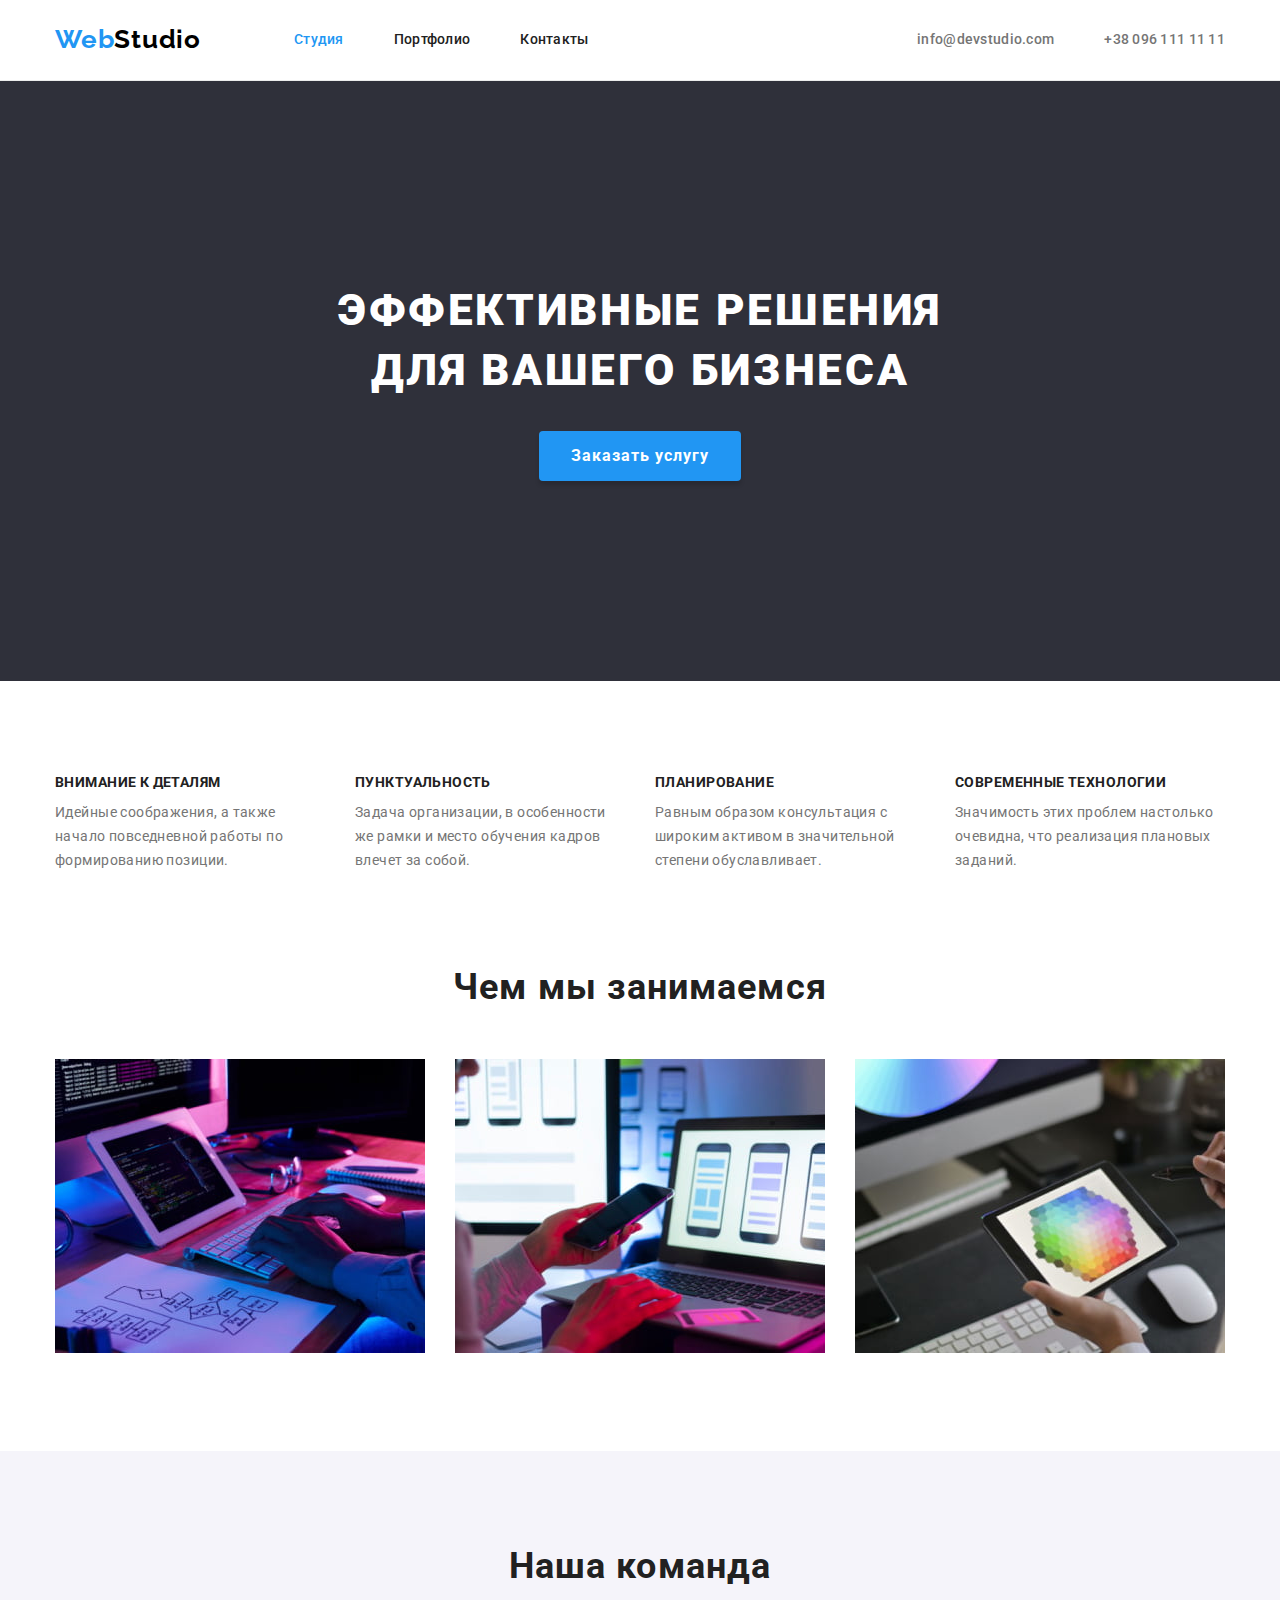
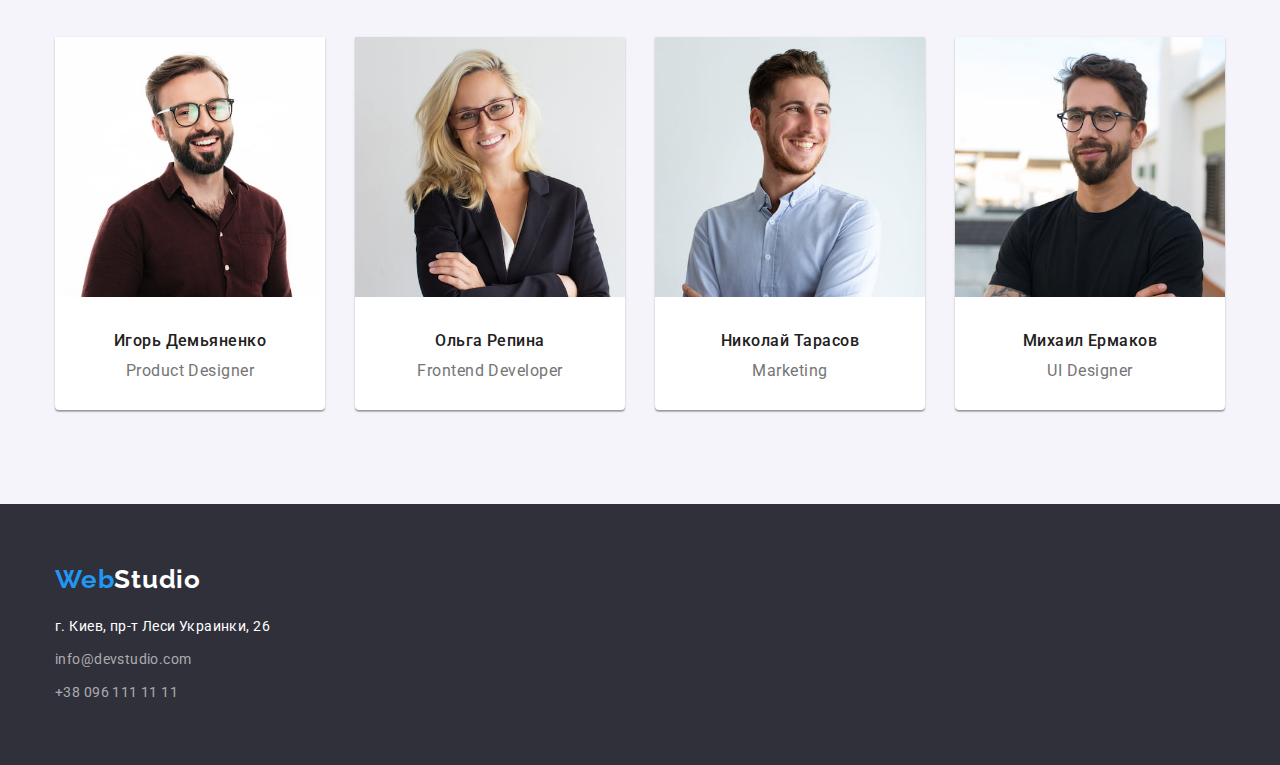
<file: index.html>
<!DOCTYPE html>
<html lang="ru">
  <head>
    <meta charset="UTF-8" />
    <meta http-equiv="X-UA-Compatible" content="IE=edge" />
    <meta name="viewport" content="width=device-width, initial-scale=1.0" />
    <title>Студия</title>
    <!-- <link rel="preconnect" href="https://fonts.googleapis.com" />
    <link rel="preconnect" href="https://fonts.gstatic.com" crossorigin /> -->
    <link
      href="https://fonts.googleapis.com/css2?family=Raleway:wght@700&family=Roboto:wght@400;500;700;900&display=swap"
      rel="stylesheet"
    />
    <link
      rel="stylesheet"
      href="https://cdnjs.cloudflare.com/ajax/libs/modern-normalize/1.1.0/modern-normalize.min.css"
    />
    <link rel="stylesheet" href="./css/styles.css" />
  </head>
  <body>
    <!-- Хедер -->
    <header class="header">
      <div class="container">
        <nav class="nav">
          <a href="./index.html" class="logo"><span class="logo-accent">Web</span>Studio</a>
          <ul class="nav-list list">
            <li class="item"><a href="./index.html" class="link current">Студия</a></li>
            <li class="item"><a href="./portfolio.html" class="link">Портфолио</a></li>
            <li class="item"><a href="./contacts.html" class="link">Контакты</a></li>
          </ul>
        </nav>
        <ul class="contact-list list">
          <li class="item">
            <a href="mailto:info@devstudio.com" class="link">info@devstudio.com</a>
          </li>
          <li class="item">
            <a href="tel:+380961111111" class="link">+38 096 111 11 11</a>
          </li>
        </ul>
      </div>
    </header>

    <main>
      <!-- Герой -->
      <section class="hero">
        <div class="container">
          <h1 class="hero-title">Эффективные решения<br />для вашего бизнеса</h1>
          <button type="button" class="hero-button">Заказать услугу</button>
        </div>
      </section>

      <!-- Особенности -->
      <section class="section no-bottom-padding">
        <div class="container">
          <h2 class="visually-hidden">Наши особенности</h2>
          <ul class="features list">
            <li class="feature-item">
              <h3 class="feature-title">Внимание к деталям</h3>
              <p class="feature-text">
                Идейные соображения, а также начало повседневной работы по формированию позиции.
              </p>
            </li>
            <li class="feature-item">
              <h3 class="feature-title">Пунктуальность</h3>
              <p class="feature-text">
                Задача организации, в особенности же рамки и место обучения кадров влечет за собой.
              </p>
            </li>
            <li class="feature-item">
              <h3 class="feature-title">Планирование</h3>
              <p class="feature-text">
                Равным образом консультация с широким активом в значительной степени обуславливает.
              </p>
            </li>
            <li class="feature-item">
              <h3 class="feature-title">Современные технологии</h3>
              <p class="feature-text">Значимость этих проблем настолько очевидна, что реализация плановых заданий.</p>
            </li>
          </ul>
        </div>
      </section>

      <!-- Чем мы занимаемся -->
      <section class="section">
        <div class="container">
          <h2 class="section-title">Чем мы занимаемся</h2>
          <ul class="list area-list">
            <li class="item">
              <img src="./images/illustration-1.jpg" alt="Веб дизайн для ПК и планшета" width="370" height="294" />
            </li>
            <li class="item">
              <img src="./images/illustration-2.jpg" alt="Веб дизайн под смартфон" width="370" height="294" />
            </li>
            <li class="item">
              <img src="./images/illustration-3.jpg" alt="Подбор цветовой палитры" width="370" height="294" />
            </li>
          </ul>
        </div>
      </section>

      <!-- Наша команда -->
      <section class="section team-section">
        <div class="container">
          <h2 class="section-title">Наша команда</h2>
          <ul class="list member-list">
            <li class="member-item">
              <img src="./images/igor-demyanenko.jpg" alt="Фотография Игоря Демьяненко" width="270" height="260" />
              <div class="member-item-container">
                <h3 class="member-title">Игорь Демьяненко</h3>
                <p lang="en" class="member-description">Product Designer</p>
              </div>
            </li>
            <li class="member-item">
              <img src="./images/olga-repina.jpg" alt="Фотография Ольги Репиной" width="270" height="260" />
              <div class="member-item-container">
                <h3 class="member-title">Ольга Репина</h3>
                <p lang="en" class="member-description">Frontend Developer</p>
              </div>
            </li>
            <li class="member-item">
              <img src="./images/nikolay-tarasov.jpg" alt="Фотография Николая Тарасова" width="270" height="260" />
              <div class="member-item-container">
                <h3 class="member-title">Николай Тарасов</h3>
                <p lang="en" class="member-description">Marketing</p>
              </div>
            </li>
            <li class="member-item">
              <img src="./images/mihail-ermakov.jpg" alt="Фотография Михаила Ермакова" width="270" height="260" />
              <div class="member-item-container">
                <h3 class="member-title">Михаил Ермаков</h3>
                <p lang="en" class="member-description">UI Designer</p>
              </div>
            </li>
          </ul>
        </div>
      </section>
    </main>

    <!-- Подвал -->
    <footer class="footer">
      <div class="container">
        <a href="./index.html" class="logo inverse link"> <span class="logo-accent">Web</span>Studio </a>
        <!-- Адрес -->
        <address class="address">
          <p class="address-location">г. Киев, пр-т Леси Украинки, 26</p>
          <ul class="address-contacts list">
            <li>
              <a href="mailto:info@devstudio.com" class="link">info@devstudio.com</a>
            </li>
            <li>
              <a href="tel:+380961111111" class="link">+38 096 111 11 11</a>
            </li>
          </ul>
        </address>
      </div>
    </footer>
  </body>
</html>
</file>
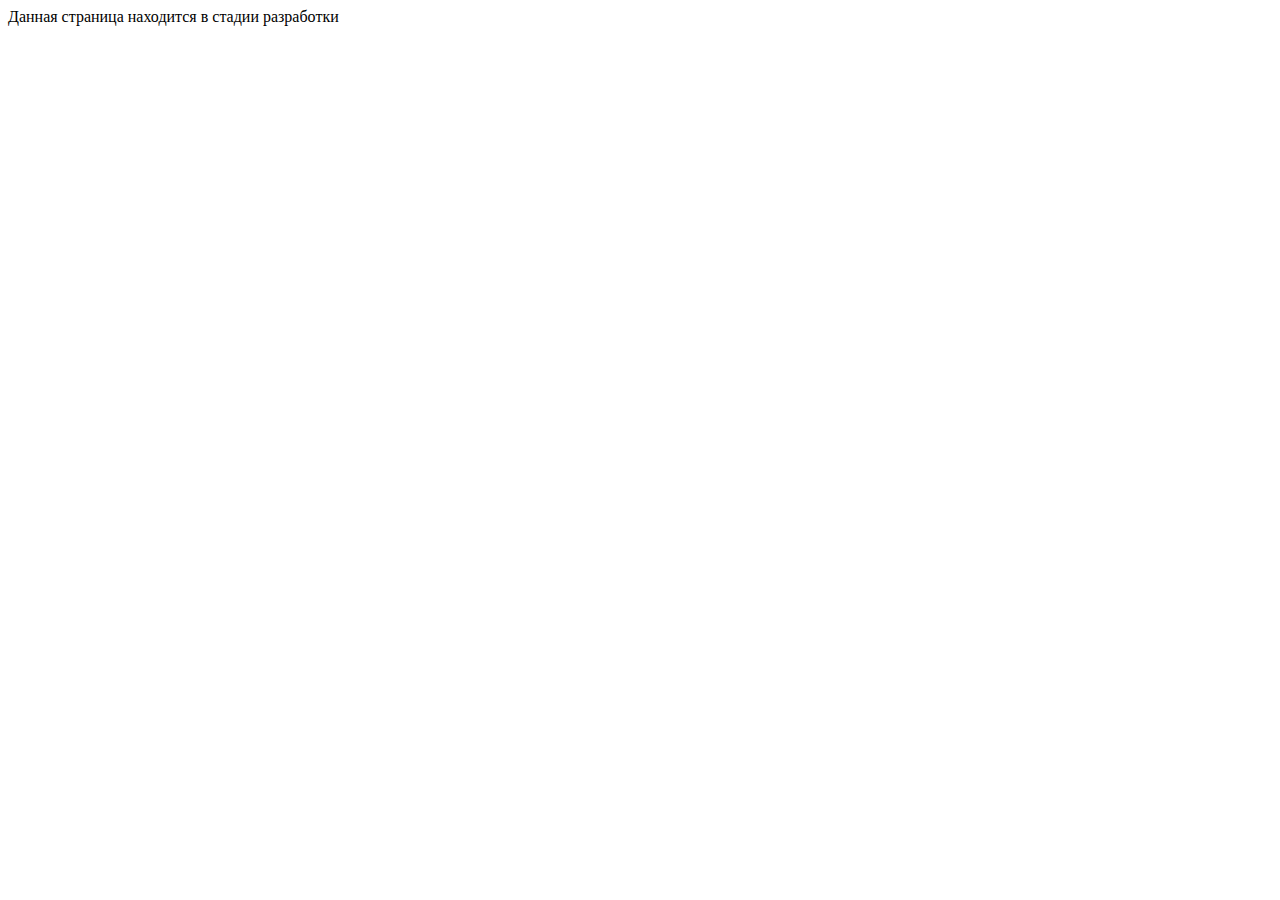
<file: contacts.html>
<!DOCTYPE html>
<html lang="ru">
  <head>
    <meta charset="UTF-8" />
    <meta http-equiv="X-UA-Compatible" content="IE=edge" />
    <meta name="viewport" content="width=device-width, initial-scale=1.0" />
    <title>Контакты</title>
  </head>
  <body>
    Данная страница находится в стадии разработки
  </body>
</html>
</file>
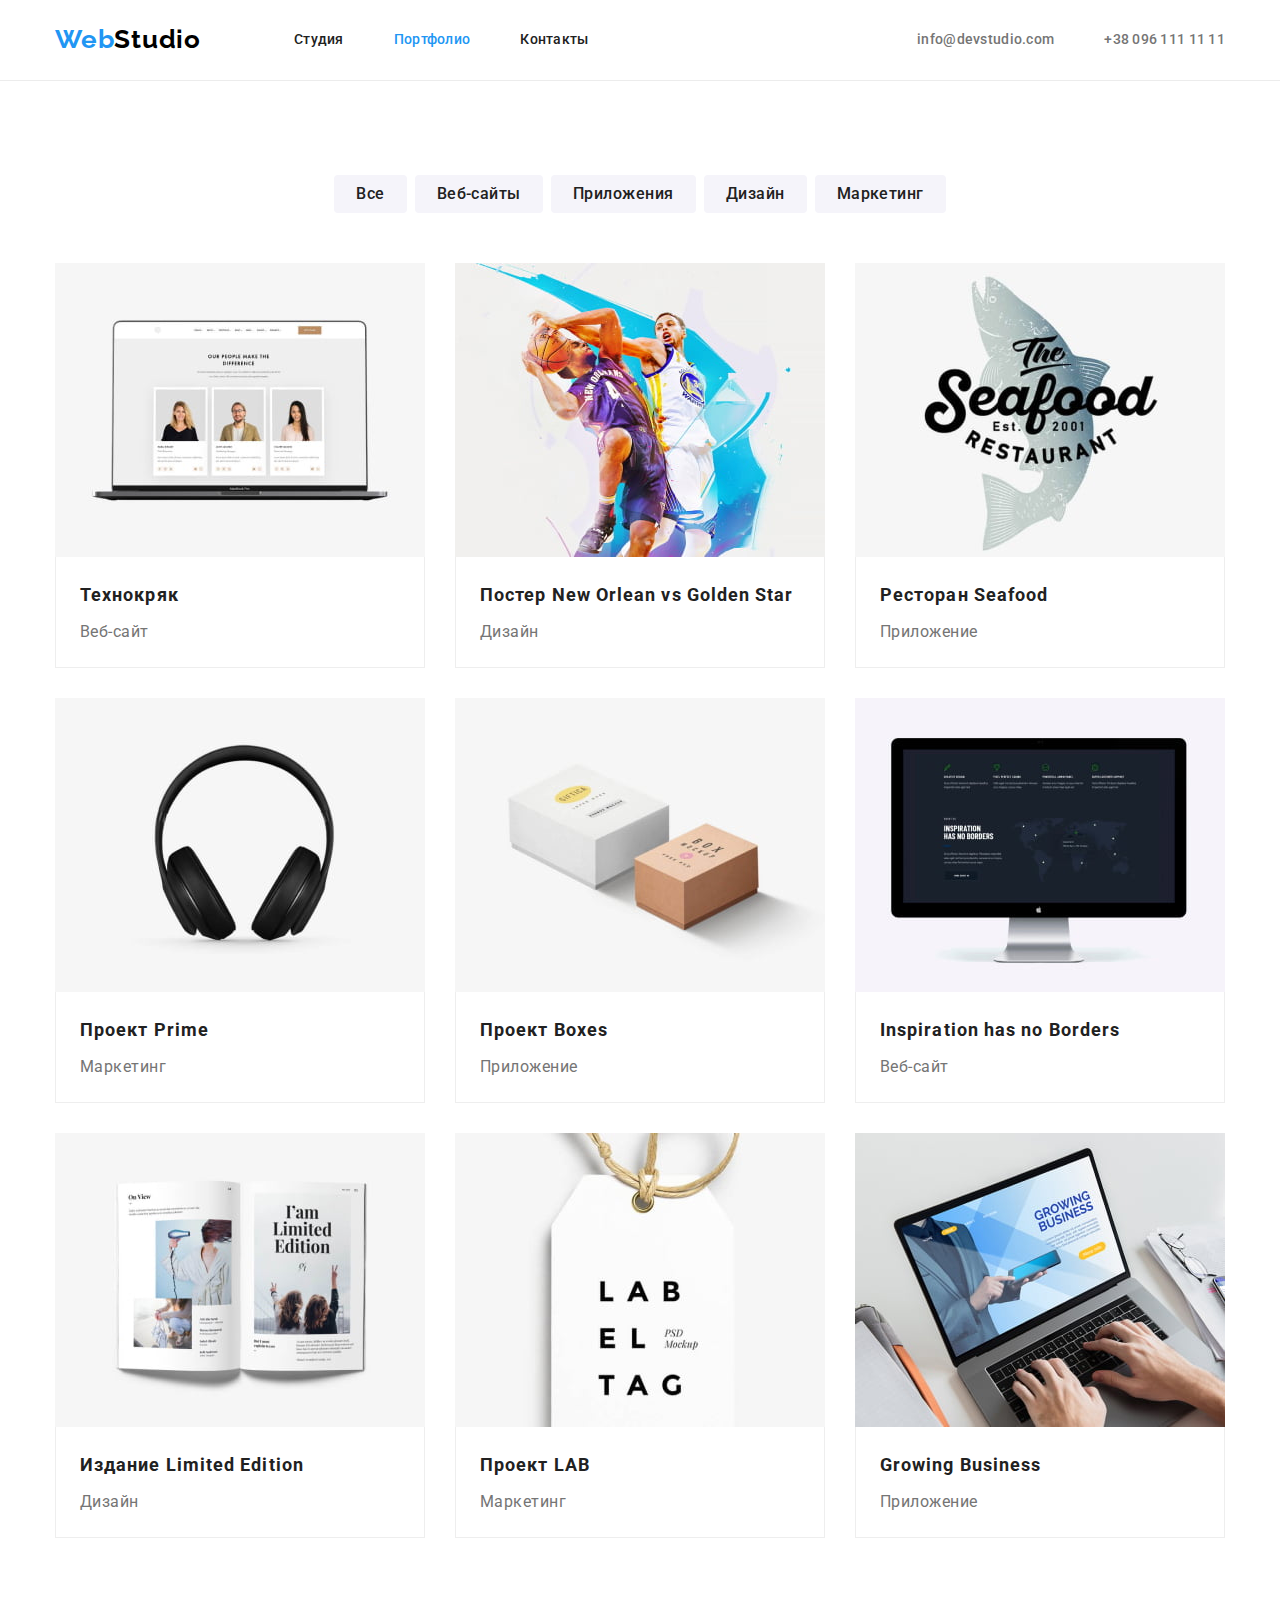
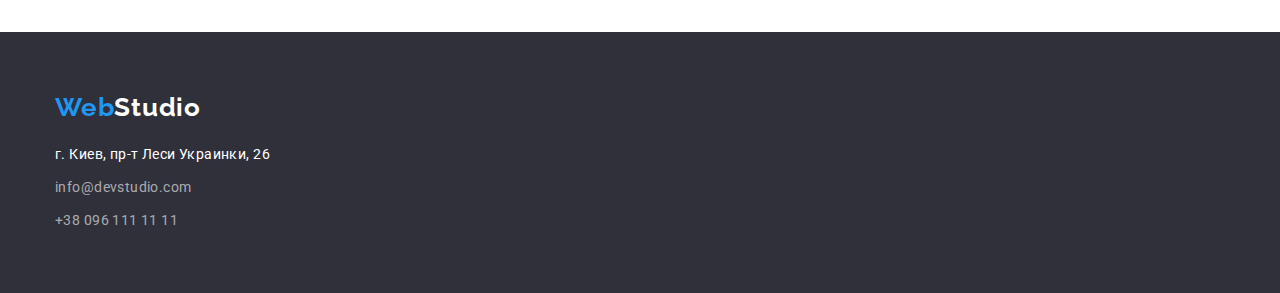
<file: portfolio.html>
<!DOCTYPE html>
<html lang="ru">
  <head>
    <meta charset="UTF-8" />
    <meta http-equiv="X-UA-Compatible" content="IE=edge" />
    <meta name="viewport" content="width=device-width, initial-scale=1.0" />
    <title>Портфолио</title>
    <link
      href="https://fonts.googleapis.com/css2?family=Raleway:wght@700&family=Roboto:wght@400;500;700;900&display=swap"
      rel="stylesheet"
    />
    <link
      rel="stylesheet"
      href="https://cdnjs.cloudflare.com/ajax/libs/modern-normalize/1.1.0/modern-normalize.min.css"
    />
    <link rel="stylesheet" href="./css/styles.css" />
  </head>
  <body>
    <!-- Хэдер скопирован из index.html -->
    <header class="header">
      <div class="container">
        <nav class="nav">
          <a href="./index.html" class="logo"><span class="logo-accent">Web</span>Studio</a>
          <ul class="nav-list list">
            <li class="item"><a href="./index.html" class="link">Студия</a></li>
            <li class="item"><a href="./portfolio.html" class="link current">Портфолио</a></li>
            <li class="item"><a href="./contacts.html" class="link">Контакты</a></li>
          </ul>
        </nav>
        <ul class="contact-list list">
          <li class="item">
            <a href="mailto:info@devstudio.com" class="link">info@devstudio.com</a>
          </li>
          <li class="item">
            <a href="tel:+380961111111" class="link">+38 096 111 11 11</a>
          </li>
        </ul>
      </div>
    </header>

    <main>
      <section class="section">
        <div class="container">
          <h1 class="visually-hidden">Портфолио</h1>
          <ul class="portfolio-filter list">
            <li class="item">
              <!--<button type="button" class="portfolio-button selected">Все</button>-->
              <button type="button" class="portfolio-button">Все</button>
            </li>
            <li class="item">
              <button type="button" class="portfolio-button">Веб-сайты</button>
            </li>
            <li class="item">
              <button type="button" class="portfolio-button">Приложения</button>
            </li>
            <li class="item">
              <button type="button" class="portfolio-button">Дизайн</button>
            </li>
            <li class="item">
              <button type="button" class="portfolio-button">Маркетинг</button>
            </li>
          </ul>
          <ul class="portfolio-list list">
            <li class="item">
              <a href="" class="link"
                ><img
                  src="./images/illustration-11.jpg"
                  alt="Веб-сайт на экране ноутбука"
                  width="370"
                  height="294"
                  class="image"
                />
                <div class="portfolio-container">
                  <h2 class="portfolio-title">Технокряк</h2>
                  <p class="portfolio-type">Веб-сайт</p>
                </div>
              </a>
            </li>
            <li class="item">
              <a href="" class="link"
                ><img
                  src="./images/illustration-12.jpg"
                  alt="Два баскетболиста в прыжке"
                  width="370"
                  height="294"
                  class="image"
                />
                <div class="portfolio-container">
                  <h2 class="portfolio-title">Постер New Orlean vs Golden Star</h2>
                  <p class="portfolio-type">Дизайн</p>
                </div>
              </a>
            </li>
            <li class="item">
              <a href="" class="link"
                ><img
                  src="./images/illustration-13.jpg"
                  alt="Логотип ресторана Seafood"
                  width="370"
                  height="294"
                  class="image"
                />
                <div class="portfolio-container">
                  <h2 class="portfolio-title">Ресторан Seafood</h2>
                  <p class="portfolio-type">Приложение</p>
                </div>
              </a>
            </li>
            <li class="item">
              <a href="" class="link"
                ><img
                  src="./images/illustration-14.jpg"
                  alt="Накладные наушники"
                  width="370"
                  height="294"
                  class="image"
                />
                <div class="portfolio-container">
                  <h2 class="portfolio-title">Проект Prime</h2>
                  <p class="portfolio-type">Маркетинг</p>
                </div>
              </a>
            </li>
            <li class="item">
              <a href="" class="link"
                ><img
                  src="./images/illustration-15.jpg"
                  alt="Две картонные коробочки"
                  width="370"
                  height="294"
                  class="image"
                />
                <div class="portfolio-container">
                  <h2 class="portfolio-title">Проект Boxes</h2>
                  <p class="portfolio-type">Приложение</p>
                </div>
              </a>
            </li>
            <li class="item">
              <a href="" class="link"
                ><img
                  src="./images/illustration-16.jpg"
                  alt="Монитор с веб-сатом"
                  width="370"
                  height="294"
                  class="image"
                />
                <div class="portfolio-container">
                  <h2 class="portfolio-title">Inspiration has no Borders</h2>
                  <p class="portfolio-type">Веб-сайт</p>
                </div>
              </a>
            </li>
            <li class="item">
              <a href="" class="link"
                ><img
                  src="./images/illustration-17.jpg"
                  alt="Окртытый разворот брошюры"
                  width="370"
                  height="294"
                  class="image"
                />
                <div class="portfolio-container">
                  <h2 class="portfolio-title">Издание Limited Edition</h2>
                  <p class="portfolio-type">Дизайн</p>
                </div>
              </a>
            </li>
            <li class="item">
              <a href="" class="link"
                ><img src="./images/illustration-18.jpg" alt="Картонная бирка" width="370" height="294" class="image" />
                <div class="portfolio-container">
                  <h2 class="portfolio-title">Проект LAB</h2>
                  <p class="portfolio-type">Маркетинг</p>
                </div>
              </a>
            </li>
            <li class="item">
              <a href="" class="link"
                ><img
                  src="./images/illustration-19.jpg"
                  alt="Приложение на ноутбуке"
                  width="370"
                  height="294"
                  class="image"
                />
                <div class="portfolio-container">
                  <h2 class="portfolio-title">Growing Business</h2>
                  <p class="portfolio-type">Приложение</p>
                </div>
              </a>
            </li>
          </ul>
        </div>
      </section>
    </main>

    <!-- Футер скопирован из index.html -->
    <footer class="footer">
      <div class="container">
        <a href="./index.html" class="logo inverse link"> <span class="logo-accent">Web</span>Studio </a>
        <!-- Адрес -->
        <address class="address">
          <p class="address-location">г. Киев, пр-т Леси Украинки, 26</p>
          <ul class="address-contacts list">
            <li>
              <a href="mailto:info@devstudio.com" class="link">info@devstudio.com</a>
            </li>
            <li>
              <a href="tel:+380961111111" class="link">+38 096 111 11 11</a>
            </li>
          </ul>
        </address>
      </div>
    </footer>
  </body>
</html>
</file>
<file: css/styles.css>
:root {
  /* Главное оформление - темный текст на светлом фоне */
  /* Альтернативное (инверсное) оформление - светлый текст на темном фоне */

  /* Цвета фона: */

  /* #FFFFFF Хедер */
  /* #FFFFFF Особенности, чем занимаемся, примеры работ */
  /* --primary-background-color: #ffffff; */

  /* #2F303A Герой */
  /* #2F303A Футер */
  --dark-background-color: #2f303a;

  /* #F5F4FA Наша команда */

  /* Цвета текста: */

  /* #2196F3, #000000 лого в хедере*/
  --logo-color: #000000;

  /* #ececec */
  --header-border-color: #ececec;

  /* #2196F3, #FFFFFF лого в футере*/

  /* #2196F3 - акцент*/
  --accent-color: #2196f3;

  /* #212121 - nav в хедере*/
  /* #212121 - заголовок в разделах */
  --title-color: #212121;

  /* #757575 - контакты в хедере */
  /* #757575 - абзацы */
  --primary-text-color: #757575;

  --member-item-shadow: 0px 1px 3px rgba(0, 0, 0, 0.12), 0px 1px 1px rgba(0, 0, 0, 0.14), 0px 2px 1px rgba(0, 0, 0, 0.2);

  /* #FFFFFF - заголовок и кнопка в герое */
  /* #FFFFFF - адрес в футере */
  --white-color: #ffffff;

  /* rgba(255, 255, 255, 0.6) - контакты в футере */
  --address-contacts-color: rgb(255 255 255 / 0.6);

  /* #188ce8 - акцент кнопки в герое */
  --hero-button-accent-background-color: #188ce8;
  --hero-button-shadow: 0px 4px 4px rgba(0, 0, 0, 0.15);

  /* #F5F4FA - основной цвет фона кнопки в портфолио, фон секции наша команда */
  --portfolio-button-background-color: #f5f4fa;
  --team-section-background-color: #f5f4fa;

  --portfolio-accent-button-shadow: 0px 3px 1px rgba(0, 0, 0, 0.1), 0px 1px 2px rgba(0, 0, 0, 0.08),
    0px 2px 2px rgba(0, 0, 0, 0.12);

  /* #eeeeee */
  --portfolio-container-border-color: #eeeeee;

  /* Зазор в сетке между portfolio-item */
  --item-gap: 30px;
}

body {
  font-family: 'Roboto', sans-serif;

  color: var(--primary-text-color);
}

h1,
h2,
h3,
p {
  margin-top: 0;
  margin-bottom: 0;
}

.list {
  list-style: none;
  margin: 0;
  padding: 0;
}

.link {
  color: inherit;
  text-decoration: inherit;
  cursor: pointer;
}

.visually-hidden {
  position: absolute;
  width: 1px;
  height: 1px;
  margin: -1px;
  border: 0;
  padding: 0;
  white-space: nowrap;
  clip-path: inset(100%);
  clip: rect(0 0 0 0);
  overflow: hidden;
}

.container {
  width: 1200px;
  margin: 0 auto;
  padding: 0 15px;
}

.section {
  padding-top: 94px;
  padding-bottom: 94px;
}

.section.no-bottom-padding {
  padding-bottom: 0;
}

.section-title {
  margin-bottom: 50px;

  font-size: 36px;
  line-height: 1.17;
  letter-spacing: 0.03em;

  color: var(--title-color);
  text-align: center;
}

/* Хедер */

.header {
  border-bottom: 1px solid var(--header-border-color);
}

.header .container {
  display: flex;
  align-items: center;
}

.header .nav {
  display: flex;
  align-items: center;
}

.contact-list {
  display: flex;
  margin-left: auto;

  font-weight: 500;
  font-size: 14px;
  line-height: 1.14;
  letter-spacing: 0.02em;
}

/*  Логотип */
.logo {
  font-family: 'Raleway', sans-serif;
  font-weight: 700;
  font-size: 26px;
  line-height: 1.2;
  letter-spacing: 0.03em;

  color: var(--logo-color);
  text-decoration: none;
}

.logo.inverse {
  color: var(--white-color);
}

.logo-accent {
  color: var(--accent-color);
}

.nav-list {
  margin-left: 93px;

  display: flex;
  font-weight: 500;
  font-size: 14px;
  line-height: 1.14;
  letter-spacing: 0.02em;

  color: var(--title-color);
}

.nav-list .link,
.contact-list .link {
  padding-top: 32px;
  padding-bottom: 32px;
  display: block;
}

.nav-list .item:nth-child(n + 2),
.contact-list .item:nth-child(n + 2) {
  margin-left: 50px;
}

.nav-list .link:hover,
.nav-list .link:focus,
.nav-list .link.current,
.contact-list .link:hover,
.contact.list .link:focus {
  color: var(--accent-color);
}

/* Герой */

.hero {
  padding-top: 200px;
  padding-bottom: 200px;
  text-align: center;

  background-color: var(--dark-background-color);
}
.hero-title {
  margin-bottom: 30px;

  font-weight: 900;
  font-size: 44px;
  line-height: 1.36;
  letter-spacing: 0.06em;

  color: var(--white-color);
  text-transform: uppercase;
}

.hero-button {
  display: inline-block;
  padding: 10px 32px;
  border-radius: 4px;
  border-style: none;
  box-shadow: var(--hero-button-shadow);

  font-weight: 700;
  font-size: 16px;
  line-height: 1.88;

  letter-spacing: 0.06em;

  color: var(--white-color);
  background-color: var(--accent-color);

  cursor: pointer;
}

.hero-button:hover,
.hero-button:focus {
  background-color: var(--hero-button-accent-background-color);
}

/* Особенности */

.features {
  display: flex;
  margin-left: calc(-1 * var(--item-gap));
}

.feature-item {
  margin-left: var(--item-gap);
  flex-basis: calc(100% - 3 * var(--item-gap));
}

.feature-title {
  margin-bottom: 10px;

  font-size: 14px;
  line-height: 1.14;
  letter-spacing: 0.03em;

  color: var(--title-color);
  text-transform: uppercase;
}

.feature-text {
  font-size: 14px;
  line-height: 1.71;
  letter-spacing: 0.03em;
}

/* Чем мы занимаемся */

.area-list {
  display: flex;
}

.area-list .item:nth-child(n + 2) {
  margin-left: 30px;
}
/* Наша команда */

.team-section {
  background-color: var(--team-section-background-color);
}

.member-list {
  display: flex;
  flex-wrap: wrap;
  margin-left: calc(-1 * var(--item-gap));
}

.member-item {
  flex-basis: calc(100% / 4 - var(--item-gap));
  margin-left: var(--item-gap);

  text-align: center;
  background-color: var(--white-color);

  box-shadow: var(--member-item-shadow);
  border-radius: 0px 0px 4px 4px;
}

.member-item-container {
  padding-top: 30px;
  padding-bottom: 30px;
}

/* .member-item:not(:first-child) */
.member-item:nth-child(n + 2) {
  margin-left: auto;
}

.member-title,
.member-description {
  margin-bottom: 0;
  font-size: 16px;
  line-height: 1.2;
  letter-spacing: 0.03em;
}

.member-title {
  font-weight: 500;

  color: var(--title-color);
}

.member-description {
  margin-top: 10px;
}

/* Портфолио */
.portfolio-filter {
  display: flex;
  justify-content: center;

  margin-bottom: 50px;
}
/* Наши работы */
.portfolio-button {
  display: block;
  padding: 6px 22px;

  font-family: inherit;
  font-weight: 500;
  font-size: 16px;
  line-height: 1.62;
  letter-spacing: 0.03em;

  color: var(--title-color);
  background-color: var(--portfolio-button-background-color);

  cursor: pointer;

  border-style: none;
  border-radius: 4px;
}

.portfolio-filter .item:nth-child(n + 2) {
  margin-left: 8px;
}

.portfolio-button:hover,
.portfolio-button:focus,
.portfolio-button.selected {
  color: var(--white-color);
  background-color: var(--accent-color);
  box-shadow: var(--portfolio-accent-button-shadow);
}

.portfolio-list {
  display: flex;
  flex-wrap: wrap;

  margin-top: calc(-1 * var(--item-gap));
  margin-left: calc(-1 * var(--item-gap));
}

.portfolio-list > .item {
  flex-basis: calc(100% / 3 - var(--item-gap));
  margin-top: var(--item-gap);
  margin-left: var(--item-gap);
}

/*
.portfolio-list > .item {
  width: calc((100% - 2 * 30px) / 3);
}

.portfolio-list > .item:not(:nth-child(3n + 1)) {
  margin-left: 30px;
}

.portfolio-list > .item:not(:nth-child(-n + 3)) {
  margin-top: 30px;
}
*/

.portfolio-list .image {
  display: block;
}

.portfolio-container {
  padding: 20px 24px;
  border: 1px solid var(--portfolio-container-border-color);
  border-top: none;
}

.portfolio-title {
  margin-top: 0;
  margin-bottom: 4px;

  font-size: 18px;
  line-height: 2;
  letter-spacing: 0.06em;

  color: var(--title-color);
}

.portfolio-type {
  font-size: 16px;
  line-height: 1.88;
  letter-spacing: 0.03em;
}
/* Футер */

.footer {
  padding-top: 60px;
  padding-bottom: 60px;

  background-color: var(--dark-background-color);
}

.footer .address {
  margin-top: 20px;
}

.address {
  font-style: normal;
  font-size: 14px;
  line-height: 1.71;
  letter-spacing: 0.03em;
}

.address-location {
  color: var(--white-color);
}

.address-contacts {
  margin-top: 9px;
  color: var(--address-contacts-color);
}

.address-contacts > li:not(:first-child) {
  margin-top: 9px;
}
</file>
